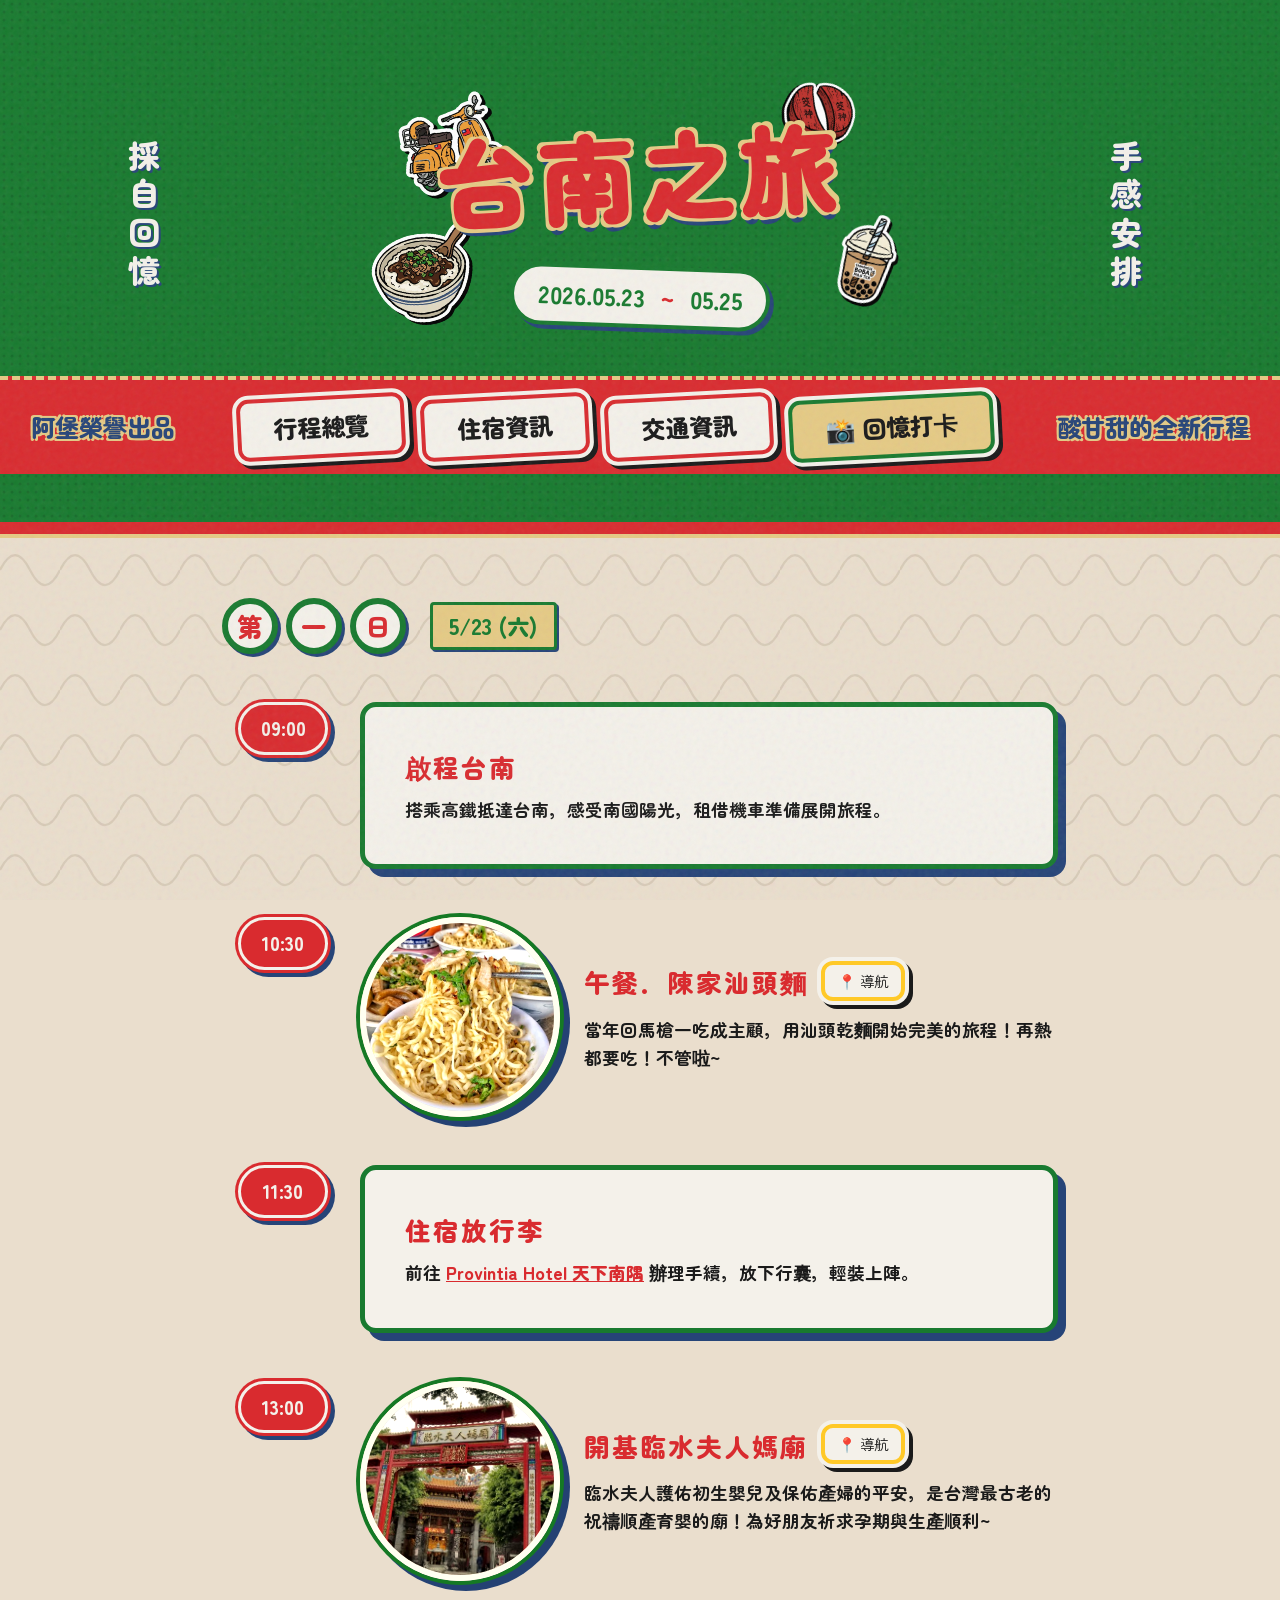
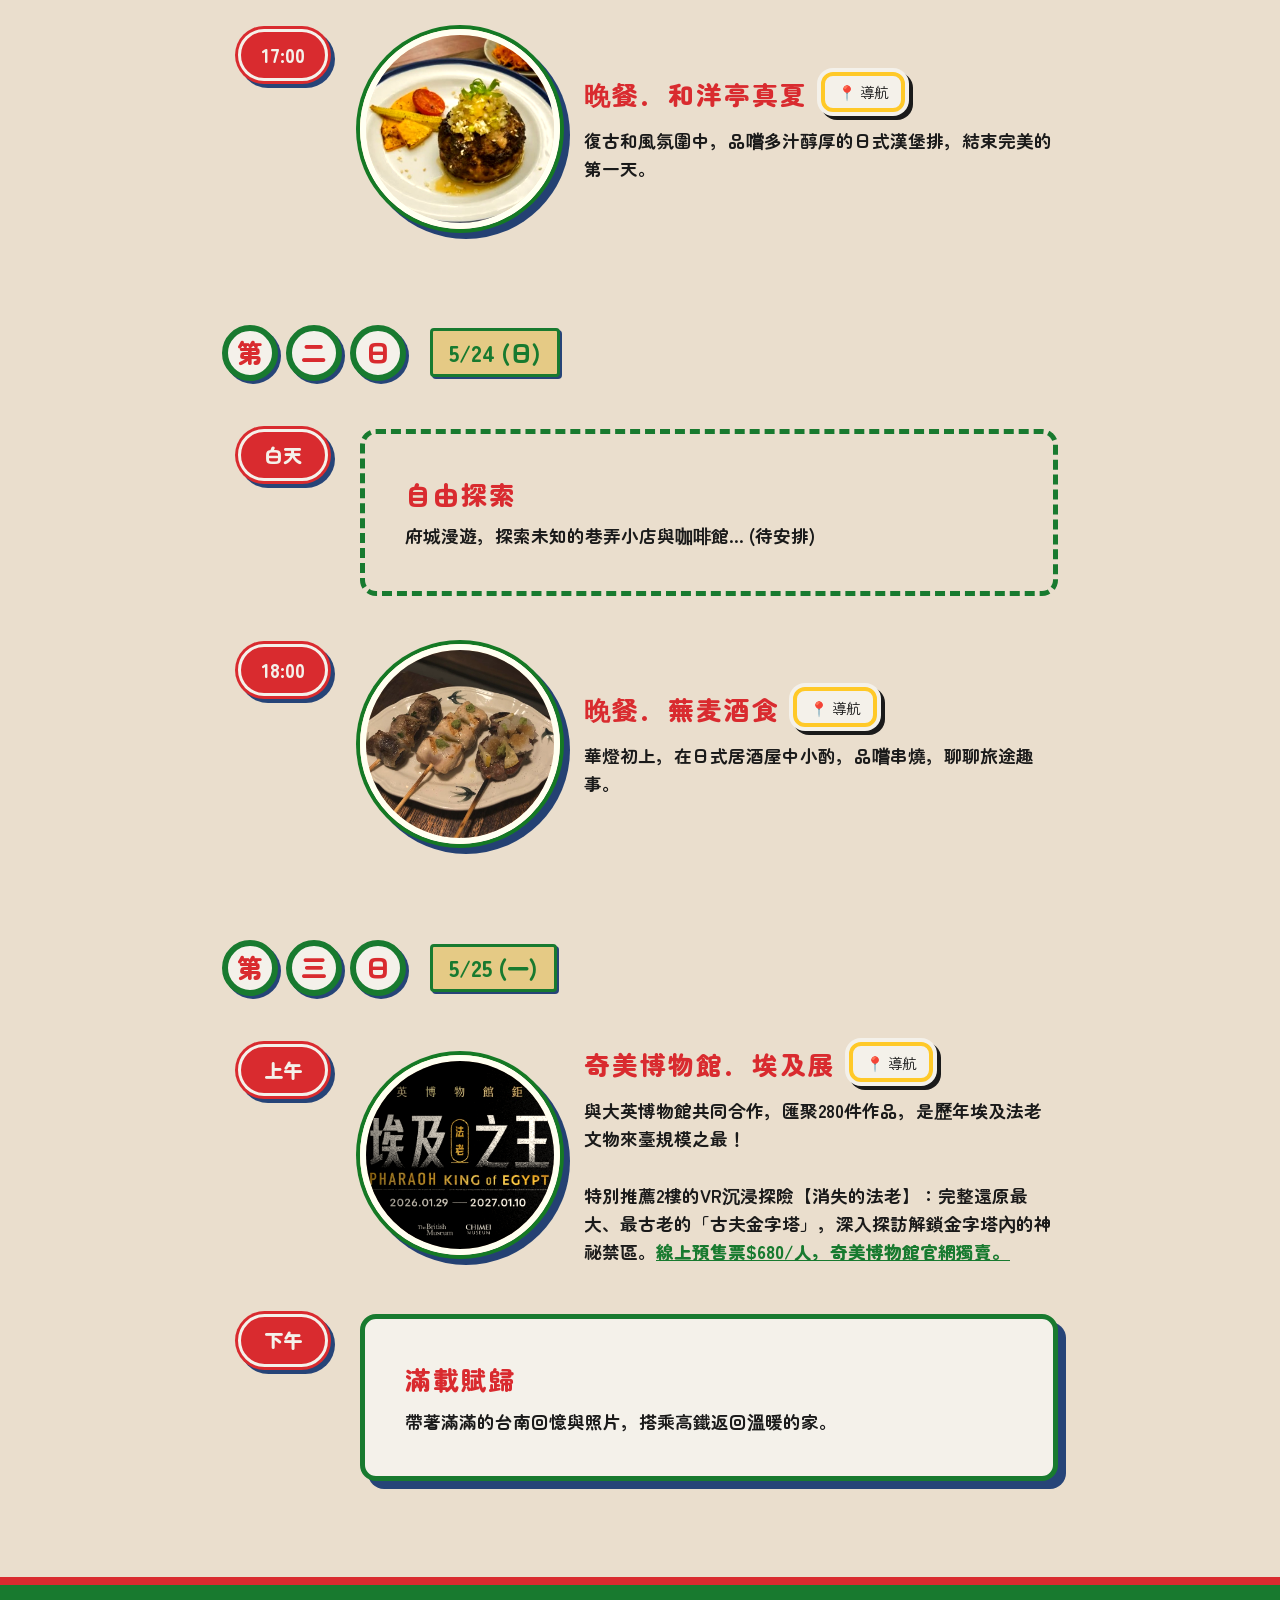
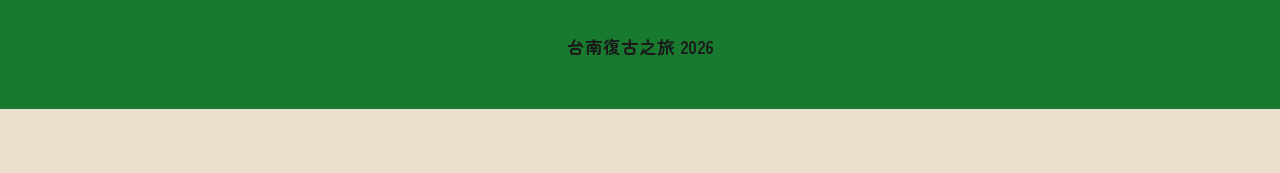
<file: index.html>
<!DOCTYPE html>
<html lang="zh-TW">
<head>
    <meta charset="UTF-8">
    <meta name="viewport" content="width=device-width, initial-scale=1.0">
    <title>台南柑仔蜜之旅 | 5/23 - 5/25</title>
    <link rel="preconnect" href="https://fonts.googleapis.com">
    <link rel="preconnect" href="https://fonts.gstatic.com" crossorigin>
    <!-- Use Zen Maru Gothic for the thick, rounded "Kamabit" look -->
    <link href="https://fonts.googleapis.com/css2?family=Zen+Maru+Gothic:wght@700;900&display=swap" rel="stylesheet">
    <link rel="stylesheet" href="styles.css">
</head>
<body>
    <div class="texture-overlay"></div>
    
    <header class="hero">
        <div class="hero-bg-texture"></div>
        
        <!-- Retro Stickers -->
        <img src="assets/icon_scooter.png" class="floating-sticker sticker-1" alt="機車">
        <img src="assets/icon_boba.png" class="floating-sticker sticker-2" alt="珍奶">
        <img src="assets/icon_wagui.png" class="floating-sticker sticker-3" alt="碗粿">
        <img src="assets/icon_bwabwei.png" class="floating-sticker sticker-4" alt="擲茭">
        
        <div class="hero-content">
            <h1 class="sticker-text">台南之旅</h1>
            <div class="date-badge">
                <span>2026.05.23</span>
                <span class="squiggle">~</span>
                <span>05.25</span>
            </div>
            <div class="vertical-text left">
                採<br>自<br>回<br>憶
            </div>
            <div class="vertical-text right">
                手<br>感<br>安<br>排
            </div>
        </div>
        <div class="hero-banner-bottom">
            <span>阿堡榮譽出品</span>
            <div style="display: flex; gap: 1rem;">
                <a href="#day1" class="btn-retro" style="text-decoration: none;">行程總覽</a>
                <a href="hotel.html" class="btn-retro" style="text-decoration: none;">住宿資訊</a>
                <a href="transport.html" class="btn-retro" style="text-decoration: none;">交通資訊</a>
                <a href="memories.html" class="btn-retro" style="text-decoration: none; background: var(--retro-yellow); border-color: var(--retro-green);">📸 回憶打卡</a>
            </div>
            <span>酸甘甜的全新行程</span>
        </div>
    </header>

    <main class="container">
        <!-- Day 1 -->
        <section class="day-section" id="day1">
            <div class="day-title-wrapper">
                <div class="circle-text">第</div>
                <div class="circle-text">一</div>
                <div class="circle-text">日</div>
                <span class="date-text">5/23 (六)</span>
            </div>
            
            <div class="timeline">
                
                <div class="timeline-item">
                    <div class="time-badge">09:00</div>
                    <div class="content card">
                        <div class="desc">
                            <h3>啟程台南</h3>
                            <p>搭乘高鐵抵達台南，感受南國陽光，租借機車準備展開旅程。</p>
                        </div>
                    </div>
                </div>

                <div class="timeline-item">
                    <div class="time-badge">10:30</div>
                    <div class="content flex-row">
                        <img src="assets/shantou_noodles.png" alt="陳家汕頭麵" class="retro-img" style="flex-shrink: 0;">
                        <div class="desc" style="width: 100%;">
                            <div style="display: flex; justify-content: flex-start; align-items: center; flex-wrap: wrap; gap: 0.8rem; margin-bottom: 0.8rem;">
                                <h3 style="margin-bottom: 0;">午餐．陳家汕頭麵</h3>
                                <a href="https://maps.app.goo.gl/DWfEkeedw8EDGriLA" target="_blank" class="btn-retro" style="padding: 0.3rem 0.8rem; font-size: 0.9rem; text-decoration: none; border-color: #ffc928; transform: translateY(-2px);">📍 導航</a>
                            </div>
                            <p>當年回馬槍一吃成主顧，用汕頭乾麵開始完美的旅程！再熱都要吃！不管啦~</p>
                        </div>
                    </div>
                </div>

                <div class="timeline-item">
                    <div class="time-badge">11:30</div>
                    <div class="content card flex-row">
                        <div class="desc">
                            <h3>住宿放行李</h3>
                            <p>前往 <a href="hotel.html" style="color: var(--retro-red); text-decoration: underline; font-weight: 900;">Provintia Hotel 天下南隅</a> 辦理手續，放下行囊，輕裝上陣。</p>
                        </div>
                    </div>
                </div>

                <div class="timeline-item">
                    <div class="time-badge">13:00</div>
                    <div class="content flex-row">
                        <img src="assets/lin_shui_temple.png" alt="開基臨水夫人媽廟" class="retro-img" style="flex-shrink: 0;">
                        <div class="desc" style="width: 100%;">
                            <div style="display: flex; justify-content: flex-start; align-items: center; flex-wrap: wrap; gap: 0.8rem; margin-bottom: 0.8rem;">
                                <h3 style="margin-bottom: 0;">開基臨水夫人媽廟</h3>
                                <a href="https://maps.google.com/?q=台南開基臨水夫人媽廟" target="_blank" class="btn-retro" style="padding: 0.3rem 0.8rem; font-size: 0.9rem; text-decoration: none; border-color: #ffc928; transform: translateY(-2px);">📍 導航</a>
                            </div>
                            <p>臨水夫人護佑初生嬰兒及保佑產婦的平安，是台灣最古老的祝禱順產育嬰的廟！為好朋友祈求孕期與生產順利~</p>
                        </div>
                    </div>
                </div>

                <div class="timeline-item">
                    <div class="time-badge">17:00</div>
                    <div class="content flex-row">
                        <img src="assets/hamburg_steak.png" alt="和洋亭真夏" class="retro-img" style="flex-shrink: 0;">
                        <div class="desc" style="width: 100%;">
                            <div style="display: flex; justify-content: flex-start; align-items: center; flex-wrap: wrap; gap: 0.8rem; margin-bottom: 0.8rem;">
                                <h3 style="margin-bottom: 0;">晚餐．和洋亭真夏</h3>
                                <a href="https://maps.google.com/?q=台南和洋亭真夏" target="_blank" class="btn-retro" style="padding: 0.3rem 0.8rem; font-size: 0.9rem; text-decoration: none; border-color: #ffc928; transform: translateY(-2px);">📍 導航</a>
                            </div>
                            <p>復古和風氛圍中，品嚐多汁醇厚的日式漢堡排，結束完美的第一天。</p>
                        </div>
                    </div>
                </div>

            </div>
        </section>

        <!-- Day 2 -->
        <section class="day-section">
            <div class="day-title-wrapper">
                <div class="circle-text">第</div>
                <div class="circle-text">二</div>
                <div class="circle-text">日</div>
                <span class="date-text">5/24 (日)</span>
            </div>
            <div class="timeline">
                <div class="timeline-item empty-state">
                    <div class="time-badge">白天</div>
                    <div class="content card dashed">
                        <div class="desc">
                            <h3>自由探索</h3>
                            <p>府城漫遊，探索未知的巷弄小店與咖啡館... (待安排)</p>
                        </div>
                    </div>
                </div>

                <div class="timeline-item">
                    <div class="time-badge">18:00</div>
                    <div class="content flex-row">
                        <img src="assets/izakaya.png" alt="居酒屋" class="retro-img" style="flex-shrink: 0;">
                        <div class="desc" style="width: 100%;">
                            <div style="display: flex; justify-content: flex-start; align-items: center; flex-wrap: wrap; gap: 0.8rem; margin-bottom: 0.8rem;">
                                <h3 style="margin-bottom: 0;">晚餐．蕪麦酒食</h3>
                                <a href="https://maps.google.com/?q=台南 蕪麦酒食" target="_blank" class="btn-retro" style="padding: 0.3rem 0.8rem; font-size: 0.9rem; text-decoration: none; border-color: #ffc928; transform: translateY(-2px);">📍 導航</a>
                            </div>
                            <p>華燈初上，在日式居酒屋中小酌，品嚐串燒，聊聊旅途趣事。</p>
                        </div>
                    </div>
                </div>
            </div>
        </section>

        <!-- Day 3 -->
        <section class="day-section">
            <div class="day-title-wrapper">
                <div class="circle-text">第</div>
                <div class="circle-text">三</div>
                <div class="circle-text">日</div>
                <span class="date-text">5/25 (一)</span>
            </div>
            <div class="timeline">
                <div class="timeline-item">
                    <div class="time-badge">上午</div>
                    <div class="content flex-row">
                        <img src="assets/chimei_egypt.png" alt="奇美博物館 埃及展" class="retro-img" style="flex-shrink: 0;">
                        <div class="desc" style="width: 100%;">
                            <div style="display: flex; justify-content: flex-start; align-items: center; flex-wrap: wrap; gap: 0.8rem; margin-bottom: 0.8rem;">
                                <h3 style="margin-bottom: 0;">奇美博物館．埃及展</h3>
                                <a href="https://maps.google.com/?q=奇美博物館" target="_blank" class="btn-retro" style="padding: 0.3rem 0.8rem; font-size: 0.9rem; text-decoration: none; border-color: #ffc928; transform: translateY(-2px);">📍 導航</a>
                            </div>
                            <p>與大英博物館共同合作，匯聚280件作品，是歷年埃及法老文物來臺規模之最！<br><br>特別推薦2樓的VR沉浸探險【消失的法老】：完整還原最大、最古老的「古夫金字塔」，深入探訪解鎖金字塔內的神祕禁區。<a href="https://chimeimuseum.fonticket.com/ticket/Online_VR" target="_blank" style="color: var(--retro-green); font-weight: 900;">線上預售票$680/人，奇美博物館官網獨賣。</a></p>
                        </div>
                    </div>
                </div>

                <div class="timeline-item">
                    <div class="time-badge">下午</div>
                    <div class="content card">
                        <div class="desc">
                            <h3>滿載賦歸</h3>
                            <p>帶著滿滿的台南回憶與照片，搭乘高鐵返回溫暖的家。</p>
                        </div>
                    </div>
                </div>
            </div>
        </section>
    </main>

    <footer>
        <p>台南復古之旅 2026</p>
    </footer>

</body>
</html>
</file>
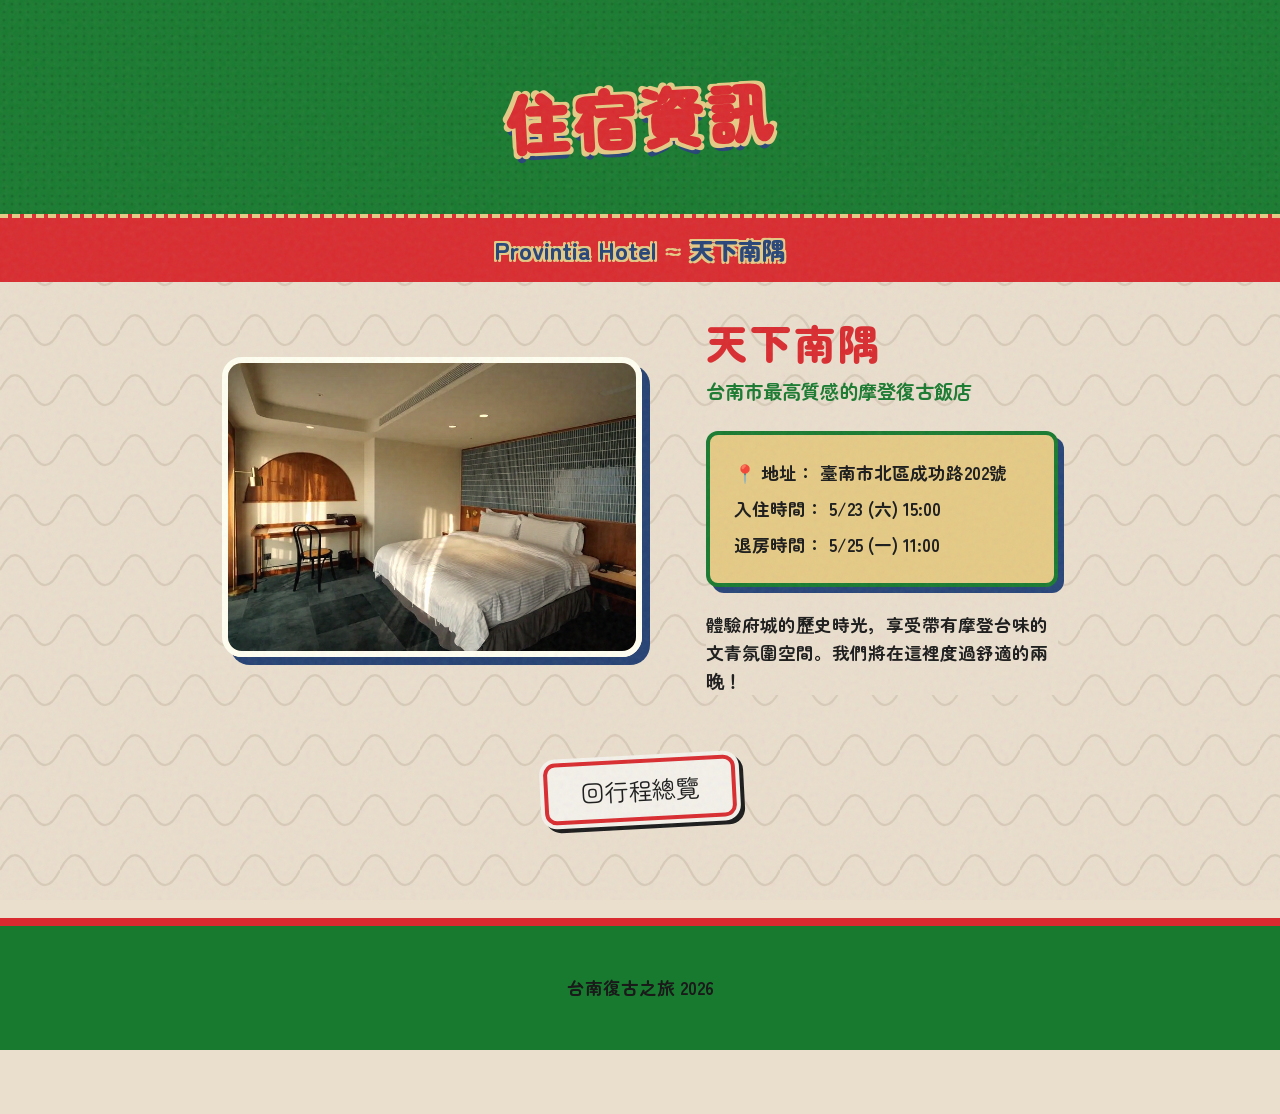
<file: hotel.html>
<!DOCTYPE html>
<html lang="zh-TW">
<head>
    <meta charset="UTF-8">
    <meta name="viewport" content="width=device-width, initial-scale=1.0">
    <title>住宿資訊 | 天下南隅</title>
    <link rel="preconnect" href="https://fonts.googleapis.com">
    <link rel="preconnect" href="https://fonts.gstatic.com" crossorigin>
    <link href="https://fonts.googleapis.com/css2?family=Zen+Maru+Gothic:wght@700;900&display=swap" rel="stylesheet">
    <link rel="stylesheet" href="styles.css">
</head>
<body>
    <div class="texture-overlay"></div>

    <header class="hero" style="height: 30vh; padding: 4rem 0 2rem 0; margin-bottom: 3rem;">
        <div class="hero-bg-texture"></div>
        <div class="hero-content">
            <h1 class="sticker-text" style="font-size: 4rem;">住宿資訊</h1>
        </div>
        <div class="hero-banner-bottom" style="flex-direction: row; gap: 0.6rem; justify-content: center; padding: 0.8rem 1.5rem;">
            <span>Provintia Hotel</span>
            <span class="squiggle">~</span>
            <span>天下南隅</span>
        </div>
    </header>

    <main class="container">
        <div class="flex-row mobile-col" style="margin: 0 auto; max-width: 900px; gap: 4rem; align-items: center;">
            <div style="flex-shrink: 0; display: flex; justify-content: center;">
                <img src="assets/hotel_provintia.png" alt="天下南隅" class="retro-img" style="border-radius: 20px; width: 420px; max-width: 90vw; height: auto; aspect-ratio: 7/5; box-shadow: 8px 8px 0 var(--retro-blue);">
            </div>
            
            <div style="display: flex; flex-direction: column; justify-content: center; gap: 1.5rem;">
                <div>
                    <h3 style="font-size: 2.6rem; line-height: 1.2; margin-bottom: 0.5rem; letter-spacing: 2px;">天下南隅</h3>
                    <p style="color: var(--retro-green); font-size: 1.2rem;">台南市最高質感的摩登復古飯店</p>
                </div>
                
                <div class="card" style="background-color: var(--retro-yellow); padding: 1.5rem; border: 4px solid var(--retro-green); border-radius: 12px; box-shadow: 6px 6px 0 var(--retro-blue);">
                    <p style="margin-bottom: 0.5rem; font-size: 1.1rem;"><strong>📍 地址：</strong> 臺南市北區成功路202號</p>
                    <p style="margin-bottom: 0.5rem; font-size: 1.1rem;"><strong>入住時間：</strong> 5/23 (六) 15:00</p>
                    <p style="font-size: 1.1rem;"><strong>退房時間：</strong> 5/25 (一) 11:00</p>
                </div>
                
                <p style="font-size: 1.1rem; font-weight: 700; color: var(--retro-black); background: var(--retro-bg);">
                    體驗府城的歷史時光，享受帶有摩登台味的文青氛圍空間。我們將在這裡度過舒適的兩晚！
                </p>
            </div>
        </div>
        
        <div style="text-align: center; margin-top: 4rem;">
            <a href="index.html" class="btn-retro" style="display: inline-block; text-decoration: none;">回行程總覽</a>
        </div>
    </main>

    <footer>
        <p>台南復古之旅 2026</p>
    </footer>

</body>
</html>
</file>
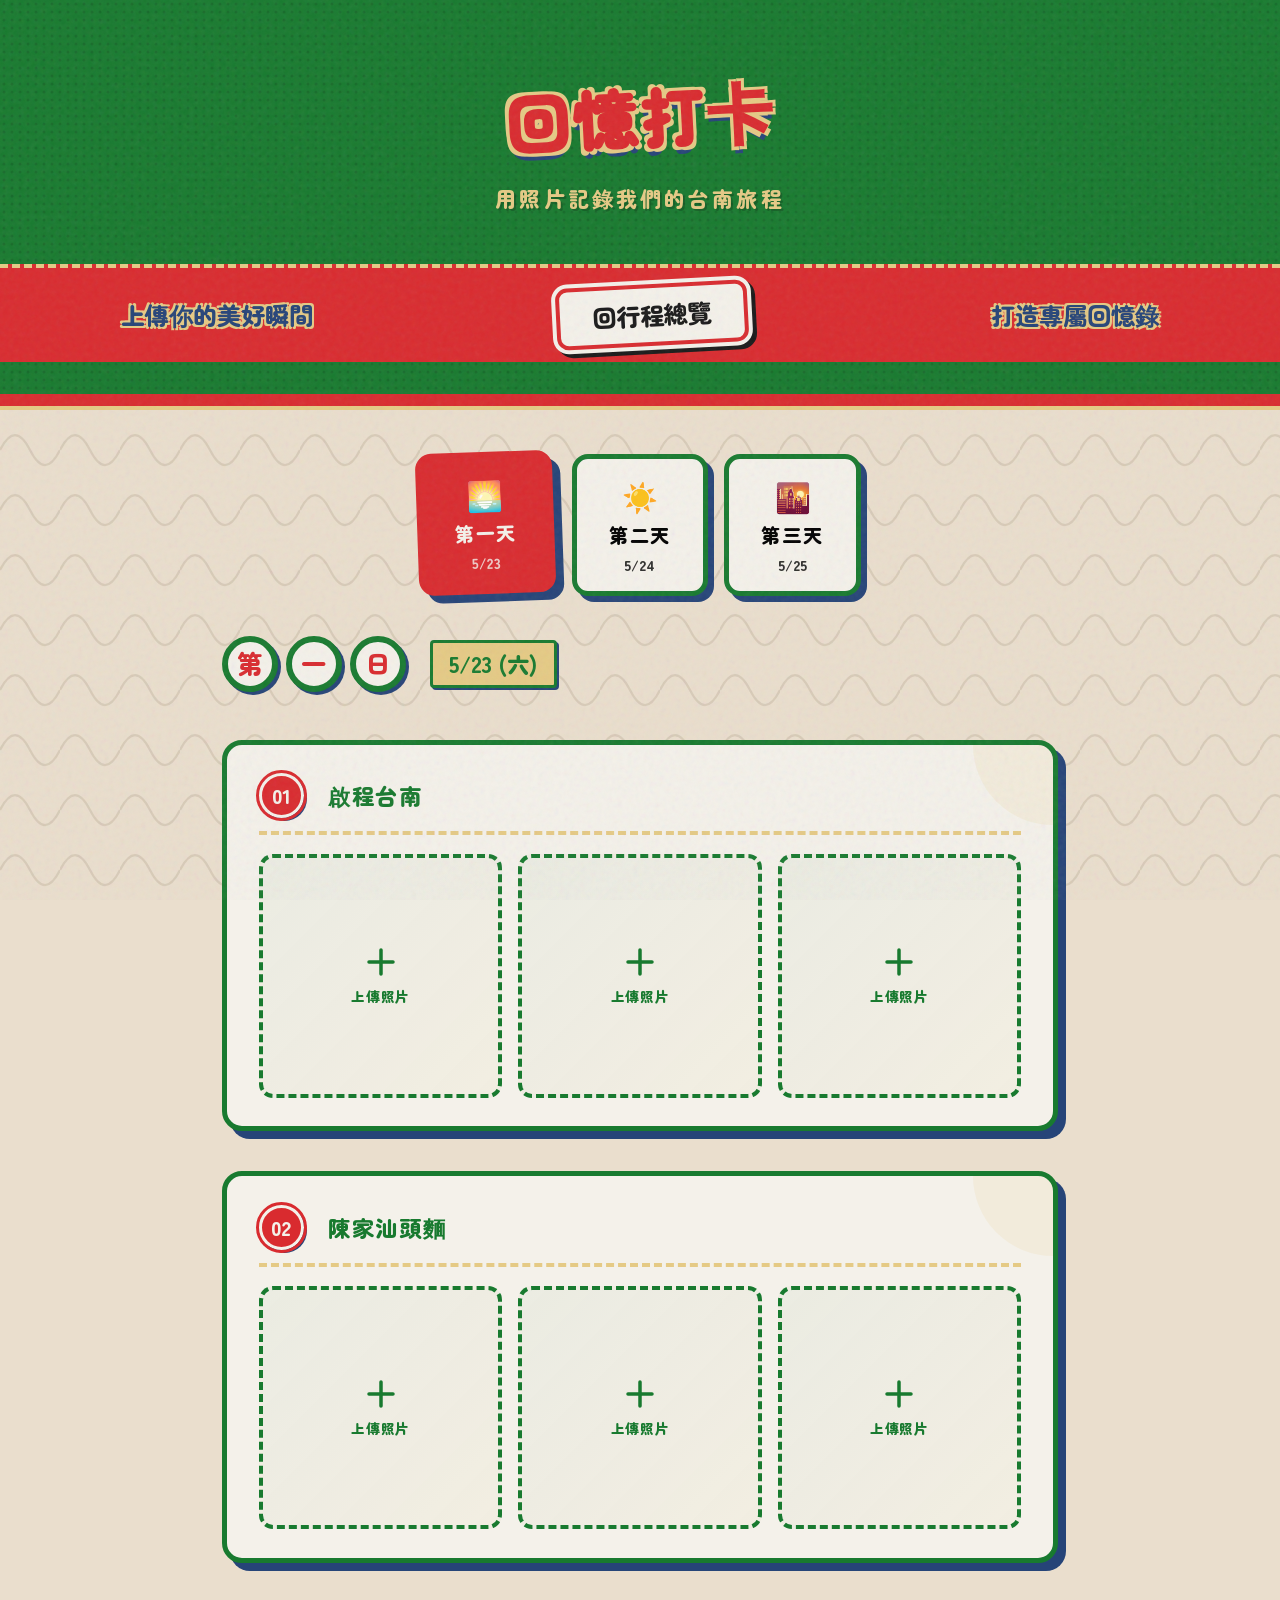
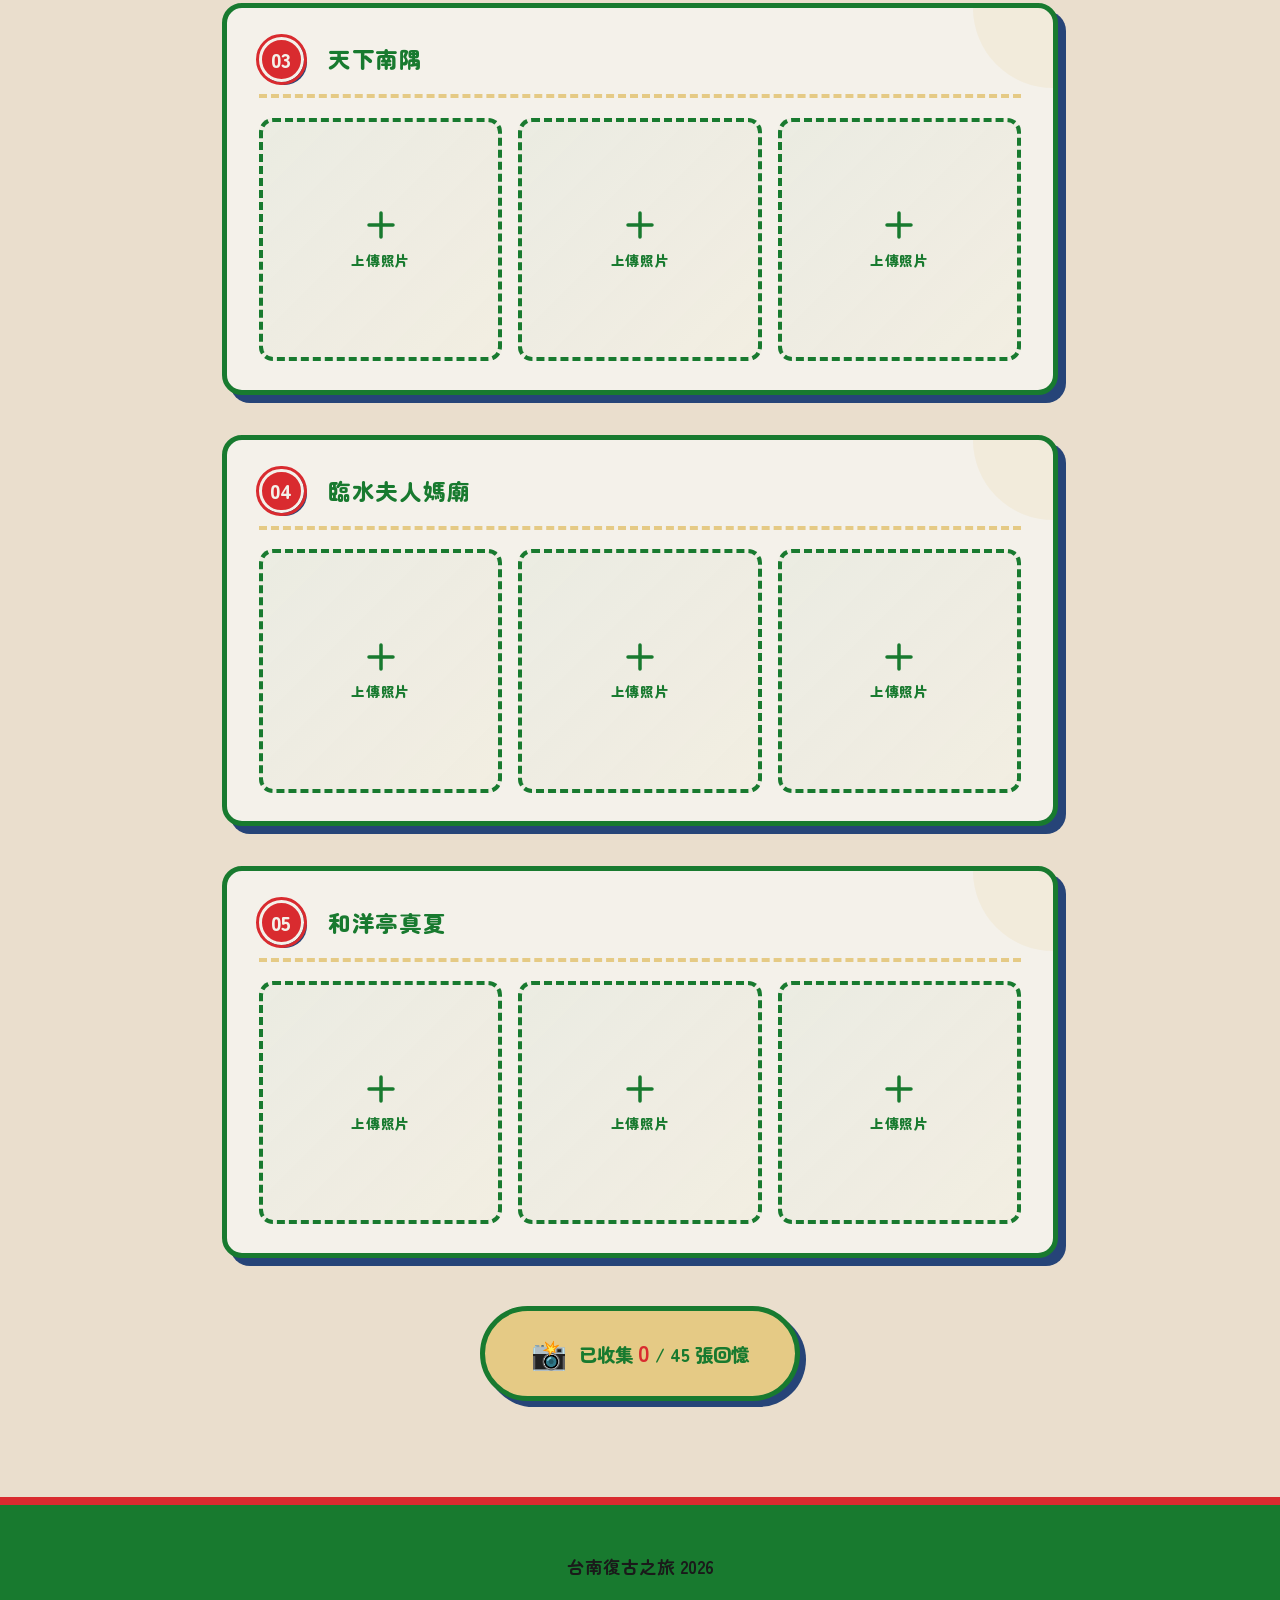
<file: memories.html>
<!DOCTYPE html>
<html lang="zh-TW">
<head>
    <meta charset="UTF-8">
    <meta name="viewport" content="width=device-width, initial-scale=1.0">
    <title>回憶打卡 | 台南柑仔蜜之旅</title>
    <link rel="preconnect" href="https://fonts.googleapis.com">
    <link rel="preconnect" href="https://fonts.gstatic.com" crossorigin>
    <link href="https://fonts.googleapis.com/css2?family=Zen+Maru+Gothic:wght@700;900&display=swap" rel="stylesheet">
    <link rel="stylesheet" href="styles.css">
    <link rel="stylesheet" href="memories.css">
</head>
<body>
    <div class="texture-overlay"></div>

    <header class="hero" style="height: auto; padding: 4rem 0 2rem 0; margin-bottom: 3rem;">
        <div class="hero-bg-texture"></div>
        <div class="hero-content">
            <h1 class="sticker-text" style="font-size: 4rem;">回憶打卡</h1>
            <p class="hero-subtitle">用照片記錄我們的台南旅程</p>
        </div>
        <div class="hero-banner-bottom">
            <span>上傳你的美好瞬間</span>
            <a href="index.html" class="btn-retro" style="text-decoration: none;">回行程總覽</a>
            <span>打造專屬回憶錄</span>
        </div>
    </header>

    <main class="container">
        <!-- Day Tabs -->
        <div class="day-tabs" id="dayTabs">
            <button class="day-tab active" data-day="1">
                <span class="tab-icon">🌅</span>
                <span class="tab-label">第一天</span>
                <span class="tab-date">5/23</span>
            </button>
            <button class="day-tab" data-day="2">
                <span class="tab-icon">☀️</span>
                <span class="tab-label">第二天</span>
                <span class="tab-date">5/24</span>
            </button>
            <button class="day-tab" data-day="3">
                <span class="tab-icon">🌇</span>
                <span class="tab-label">第三天</span>
                <span class="tab-date">5/25</span>
            </button>
        </div>

        <!-- Day 1 -->
        <div class="day-panel active" id="day1">
            <div class="day-header">
                <div class="day-title-wrapper">
                    <div class="circle-text">第</div>
                    <div class="circle-text">一</div>
                    <div class="circle-text">日</div>
                    <span class="date-text">5/23 (六)</span>
                </div>
            </div>
            <div class="memory-grid" id="grid-day1"></div>
        </div>

        <!-- Day 2 -->
        <div class="day-panel" id="day2">
            <div class="day-header">
                <div class="day-title-wrapper">
                    <div class="circle-text">第</div>
                    <div class="circle-text">二</div>
                    <div class="circle-text">日</div>
                    <span class="date-text">5/24 (日)</span>
                </div>
            </div>
            <div class="memory-grid" id="grid-day2"></div>
        </div>

        <!-- Day 3 -->
        <div class="day-panel" id="day3">
            <div class="day-header">
                <div class="day-title-wrapper">
                    <div class="circle-text">第</div>
                    <div class="circle-text">三</div>
                    <div class="circle-text">日</div>
                    <span class="date-text">5/25 (一)</span>
                </div>
            </div>
            <div class="memory-grid" id="grid-day3"></div>
        </div>

        <!-- Photo counter -->
        <div class="photo-counter" id="photoCounter">
            <span class="counter-icon">📸</span>
            <span class="counter-text">已收集 <strong id="totalPhotos">0</strong> / 45 張回憶</span>
        </div>
    </main>

    <!-- Backdrop for expanded photos -->
    <div class="photo-backdrop" id="photoBackdrop"></div>

    <footer>
        <p>台南復古之旅 2026</p>
    </footer>

    <script>
    (function() {
        const STORAGE_KEY = 'tainan_memories_v2';
        const TITLES_KEY = 'tainan_zone_titles';
        const PHOTOS_PER_ZONE = 3;

        // Zone config: day -> [zone names]
        const ZONE_CONFIG = {
            day1: ['啟程台南', '陳家汕頭麵', '天下南隅', '臨水夫人媽廟', '和洋亭真夏'],
            day2: ['自由探索', '巷弄探險', '午後時光', '街頭美食', '蕪麦酒食'],
            day3: ['奇美博物館', '埃及展', '午餐時光', '最後巡禮', '滿載賦歸']
        };

        // State: { "day1_z0_p0": "data:image/...", ... }
        let photoState = {};
        let titleState = {};

        // ========== Load State ==========
        function loadState() {
            try {
                const saved = localStorage.getItem(STORAGE_KEY);
                if (saved) photoState = JSON.parse(saved);
            } catch(e) { photoState = {}; }
            try {
                const saved = localStorage.getItem(TITLES_KEY);
                if (saved) titleState = JSON.parse(saved);
            } catch(e) { titleState = {}; }
        }

        function savePhotos() {
            try {
                localStorage.setItem(STORAGE_KEY, JSON.stringify(photoState));
            } catch(e) {
                console.warn('儲存空間已滿，無法儲存更多照片。');
            }
        }

        function saveTitles() {
            try {
                localStorage.setItem(TITLES_KEY, JSON.stringify(titleState));
            } catch(e) {}
        }

        // ========== Build UI ==========
        function buildAllGrids() {
            Object.keys(ZONE_CONFIG).forEach(dayKey => {
                const grid = document.getElementById('grid-' + dayKey);
                if (!grid) return;
                grid.innerHTML = '';
                ZONE_CONFIG[dayKey].forEach((zoneName, zoneIdx) => {
                    grid.appendChild(buildZone(dayKey, zoneIdx, zoneName));
                });
            });
        }

        function buildZone(dayKey, zoneIdx, defaultName) {
            const zoneId = dayKey + '_z' + zoneIdx;
            const zone = document.createElement('div');
            zone.className = 'memory-zone';
            zone.id = zoneId;

            // Header
            const header = document.createElement('div');
            header.className = 'zone-header';

            const num = document.createElement('span');
            num.className = 'zone-number';
            num.textContent = String(zoneIdx + 1).padStart(2, '0');

            const title = document.createElement('h3');
            title.className = 'zone-title';
            title.contentEditable = 'true';
            title.textContent = titleState[zoneId] || defaultName;
            title.addEventListener('blur', () => {
                titleState[zoneId] = title.textContent.trim() || defaultName;
                saveTitles();
            });

            header.appendChild(num);
            header.appendChild(title);
            zone.appendChild(header);

            // Photo slots
            const gallery = document.createElement('div');
            gallery.className = 'photo-slots';

            for (let i = 0; i < PHOTOS_PER_ZONE; i++) {
                gallery.appendChild(buildSlot(dayKey, zoneIdx, i));
            }

            zone.appendChild(gallery);
            return zone;
        }

        function buildSlot(dayKey, zoneIdx, photoIdx) {
            const key = dayKey + '_z' + zoneIdx + '_p' + photoIdx;
            const slot = document.createElement('div');
            slot.className = 'photo-slot';
            slot.id = 'slot-' + key;

            const existingPhoto = photoState[key];

            if (existingPhoto) {
                // Show photo with delete overlay
                renderFilledSlot(slot, key, existingPhoto);
            } else {
                // Show upload placeholder
                renderEmptySlot(slot, key);
            }

            return slot;
        }

        function renderEmptySlot(slot, key) {
            slot.innerHTML = '';
            slot.classList.remove('has-photo');
            slot.classList.add('empty');

            const label = document.createElement('label');
            label.className = 'slot-upload-label';

            const input = document.createElement('input');
            input.type = 'file';
            input.accept = 'image/*';
            input.className = 'file-input';
            input.addEventListener('change', function() {
                if (this.files && this.files[0]) {
                    handleUpload(this.files[0], key, slot);
                }
            });

            const icon = document.createElement('div');
            icon.className = 'slot-upload-icon';
            icon.innerHTML = `
                <svg width="36" height="36" viewBox="0 0 36 36" fill="none">
                    <path d="M18 6v24M6 18h24" stroke="currentColor" stroke-width="3.5" stroke-linecap="round"/>
                </svg>
            `;

            const text = document.createElement('span');
            text.className = 'slot-upload-text';
            text.textContent = '上傳照片';

            label.appendChild(input);
            label.appendChild(icon);
            label.appendChild(text);
            slot.appendChild(label);

            // Drag & drop
            slot.addEventListener('dragover', (e) => {
                e.preventDefault();
                slot.classList.add('drag-over');
            });
            slot.addEventListener('dragleave', () => {
                slot.classList.remove('drag-over');
            });
            slot.addEventListener('drop', (e) => {
                e.preventDefault();
                slot.classList.remove('drag-over');
                if (e.dataTransfer.files && e.dataTransfer.files[0]) {
                    handleUpload(e.dataTransfer.files[0], key, slot);
                }
            });
        }

        function renderFilledSlot(slot, key, src) {
            slot.innerHTML = '';
            slot.classList.remove('empty', 'drag-over');
            slot.classList.add('has-photo');

            const img = document.createElement('img');
            img.src = src;
            img.alt = '回憶照片';
            img.className = 'slot-photo';
            img.loading = 'lazy';
            img.addEventListener('click', (e) => {
                e.stopPropagation();
                toggleSelected(slot);
            });

            const overlay = document.createElement('div');
            overlay.className = 'slot-overlay';

            const deleteBtn = document.createElement('button');
            deleteBtn.className = 'slot-delete-btn';
            deleteBtn.innerHTML = `
                <svg width="20" height="20" viewBox="0 0 20 20" fill="none">
                    <path d="M4 6h12M8 6V4h4v2M6 6v10a1 1 0 001 1h6a1 1 0 001-1V6M9 9v5M11 9v5" stroke="currentColor" stroke-width="1.8" stroke-linecap="round" stroke-linejoin="round"/>
                </svg>
                <span>刪除</span>
            `;
            deleteBtn.addEventListener('click', (e) => {
                e.stopPropagation();
                // Animate out
                slot.classList.add('removing');
                setTimeout(() => {
                    delete photoState[key];
                    savePhotos();
                    updateCounter();
                    slot.classList.remove('removing');
                    renderEmptySlot(slot, key);
                }, 300);
            });

            overlay.appendChild(deleteBtn);
            slot.appendChild(img);
            slot.appendChild(overlay);
        }

        function handleUpload(file, key, slot) {
            if (!file.type.startsWith('image/')) return;

            const reader = new FileReader();
            reader.onload = function(e) {
                // Compress/resize to square before saving
                resizeToSquare(e.target.result, 800, (squareSrc) => {
                    photoState[key] = squareSrc;
                    savePhotos();
                    updateCounter();
                    // Animate in
                    slot.classList.add('uploading');
                    setTimeout(() => {
                        renderFilledSlot(slot, key, squareSrc);
                        slot.classList.remove('uploading');
                        slot.classList.add('just-uploaded');
                        setTimeout(() => slot.classList.remove('just-uploaded'), 600);
                    }, 200);
                });
            };
            reader.readAsDataURL(file);
        }

        // Crop & resize image to square
        function resizeToSquare(src, size, callback) {
            const img = new Image();
            img.onload = function() {
                const canvas = document.createElement('canvas');
                canvas.width = size;
                canvas.height = size;
                const ctx = canvas.getContext('2d');

                // Center crop to square
                const min = Math.min(img.width, img.height);
                const sx = (img.width - min) / 2;
                const sy = (img.height - min) / 2;

                ctx.drawImage(img, sx, sy, min, min, 0, 0, size, size);
                callback(canvas.toDataURL('image/jpeg', 0.85));
            };
            img.src = src;
        }

        // ========== Counter ==========
        function updateCounter() {
            let total = Object.keys(photoState).length;
            document.getElementById('totalPhotos').textContent = total;
        }

        // ========== Select/Deselect Toggle (show delete) ==========
        let currentSelected = null;

        function toggleSelected(slot) {
            if (slot.classList.contains('selected')) {
                deselectPhoto(slot);
            } else {
                // Deselect any other selected photo first
                if (currentSelected && currentSelected !== slot) {
                    deselectPhoto(currentSelected);
                }
                selectPhoto(slot);
            }
        }

        function selectPhoto(slot) {
            slot.classList.add('selected');
            currentSelected = slot;
        }

        function deselectPhoto(slot) {
            slot.classList.remove('selected');
            currentSelected = null;
        }

        // Click anywhere else to deselect
        document.addEventListener('click', () => {
            if (currentSelected) deselectPhoto(currentSelected);
        });

        // ========== Day Tab Switching ==========
        const tabs = document.querySelectorAll('.day-tab');
        const panels = document.querySelectorAll('.day-panel');

        tabs.forEach(tab => {
            tab.addEventListener('click', () => {
                const day = tab.dataset.day;
                tabs.forEach(t => t.classList.remove('active'));
                panels.forEach(p => p.classList.remove('active'));
                tab.classList.add('active');
                document.getElementById('day' + day).classList.add('active');
            });
        });

        // ========== Init ==========
        loadState();
        buildAllGrids();
        updateCounter();

    })();
    </script>
</body>
</html>
</file>
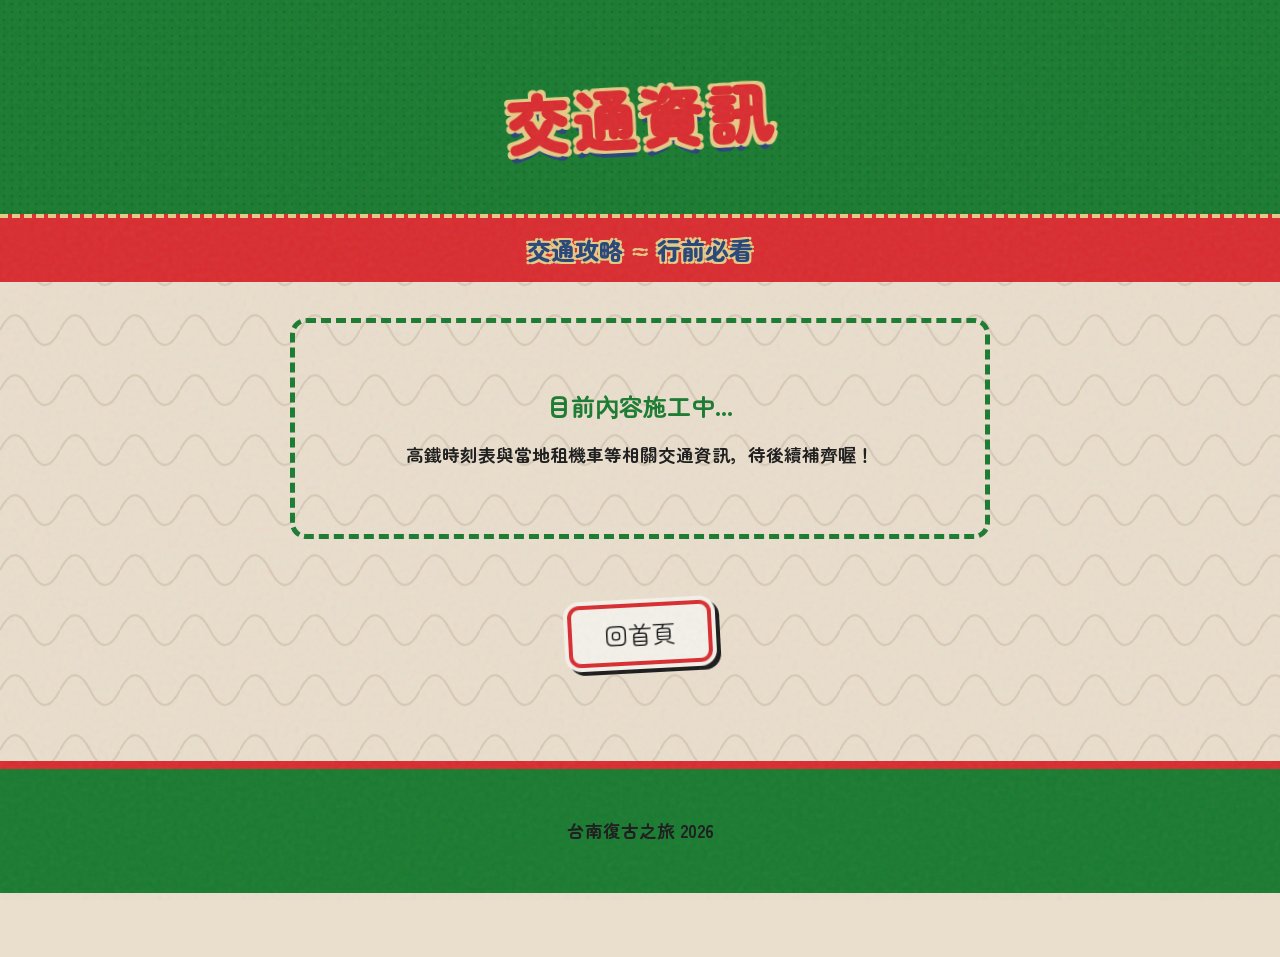
<file: transport.html>
<!DOCTYPE html>
<html lang="zh-TW">
<head>
    <meta charset="UTF-8">
    <meta name="viewport" content="width=device-width, initial-scale=1.0">
    <title>交通資訊 | 台南柑仔蜜之旅</title>
    <link rel="preconnect" href="https://fonts.googleapis.com">
    <link rel="preconnect" href="https://fonts.gstatic.com" crossorigin>
    <link href="https://fonts.googleapis.com/css2?family=Zen+Maru+Gothic:wght@700;900&display=swap" rel="stylesheet">
    <link rel="stylesheet" href="styles.css">
</head>
<body>
    <div class="texture-overlay"></div>

    <header class="hero" style="height: 30vh; padding: 4rem 0 2rem 0; margin-bottom: 3rem;">
        <div class="hero-bg-texture"></div>
        <div class="hero-content">
            <h1 class="sticker-text" style="font-size: 4rem;">交通資訊</h1>
        </div>
        <div class="hero-banner-bottom" style="flex-direction: row; gap: 0.6rem; justify-content: center; padding: 0.8rem 1.5rem;">
            <span>交通攻略</span>
            <span class="squiggle">~</span>
            <span>行前必看</span>
        </div>
    </header>

    <main class="container">
        <div class="card dashed" style="margin: 0 auto; max-width: 700px; padding: 4rem 2rem; text-align: center;">
            <p style="font-size: 1.5rem; color: var(--retro-green);">目前內容施工中...</p>
            <p style="margin-top: 1rem; color: var(--retro-text-muted);">高鐵時刻表與當地租機車等相關交通資訊，待後續補齊喔！</p>
        </div>
        
        <div style="text-align: center; margin-top: 4rem;">
            <a href="index.html" class="btn-retro" style="display: inline-block; text-decoration: none;">回首頁</a>
        </div>
    </main>

    <footer>
        <p>台南復古之旅 2026</p>
    </footer>

</body>
</html>
</file>
<file: styles.css>
:root {
    --retro-green: #187A2F;
    --retro-red: #D92B2F;
    --retro-yellow: #E5CA85;
    --retro-blue: #264478;
    --retro-bg: #EADECD;
    --retro-white: #F4F1EA;
    --retro-black: #1A1A1A;
    
    --font-main: 'Zen Maru Gothic', sans-serif;
}

* {
    box-sizing: border-box;
    margin: 0;
    padding: 0;
}

body {
    background-color: var(--retro-bg);
    color: var(--retro-black);
    font-family: var(--font-main);
    line-height: 1.6;
    position: relative;
    padding-bottom: 4rem;
    overflow-x: hidden;
}

/* Subtle background wave pattern simulation via SVG */
body::before {
    content: "";
    position: fixed;
    top: 0; left: 0; right: 0; bottom: 0;
    background-image: url('data:image/svg+xml;utf8,<svg width="40" height="40" viewBox="0 0 40 40" xmlns="http://www.w3.org/2000/svg"><path d="M0,20 Q10,0 20,20 T40,20" fill="none" stroke="%23D3C6B3" stroke-width="1.5"/></svg>');
    background-size: 60px 60px;
    opacity: 0.8;
    z-index: -2;
}

/* Global Grit/Noise Texture */
.texture-overlay {
    position: fixed;
    top: 0; left: 0; right: 0; bottom: 0;
    pointer-events: none;
    z-index: 100;
    background-image: url('data:image/svg+xml;utf8,<svg viewBox="0 0 200 200" xmlns="http://www.w3.org/2000/svg"><filter id="noise"><feTurbulence type="fractalNoise" baseFrequency="0.85" numOctaves="3" stitchTiles="stitch"/></filter><rect width="100%" height="100%" filter="url(%23noise)" opacity="0.08"/></svg>');
}

/* Typography styles */
.sticker-text {
    font-size: 6rem;
    color: var(--retro-red);
    font-weight: 900;
    letter-spacing: 0.05em;
    -webkit-text-stroke: 2px var(--retro-red);
    text-shadow: 
        -4px -4px 0 var(--retro-yellow),  
         4px -4px 0 var(--retro-yellow),
        -4px  4px 0 var(--retro-yellow),
         4px  4px 0 var(--retro-yellow),
         0px  8px 0 var(--retro-blue);
    margin: 0;
    transform: rotate(-3deg);
    display: inline-block;
}

h3 {
    color: var(--retro-red);
    font-size: 1.6rem;
    font-weight: 900;
    margin-bottom: 0.5rem;
    letter-spacing: 0.08em;
}

p {
    font-size: 1.1rem;
    font-weight: 700;
    color: var(--retro-black);
}

/* Hero Section */
.hero {
    background-color: var(--retro-green);
    position: relative;
    padding: 6rem 0 3rem 0;
    text-align: center;
    border-bottom: 12px solid var(--retro-red);
    box-shadow: 0 4px 0 var(--retro-yellow);
    margin-bottom: 4rem;
}

.hero-bg-texture {
    position: absolute;
    inset: 0;
    background-image: url('data:image/svg+xml;utf8,<svg width="8" height="8" viewBox="0 0 8 8" xmlns="http://www.w3.org/2000/svg"><circle cx="4" cy="4" r="1.5" fill="%23145d24"/></svg>');
    opacity: 0.5;
    z-index: 0;
}

.hero-content {
    position: relative;
    z-index: 1;
    display: flex;
    flex-direction: column;
    align-items: center;
    justify-content: center;
}

.date-badge {
    margin-top: 1rem;
    background-color: var(--retro-white);
    color: var(--retro-green);
    padding: 0.5rem 1.5rem;
    font-size: 1.5rem;
    font-weight: 900;
    border: 4px solid var(--retro-green);
    border-radius: 50px;
    display: inline-flex;
    align-items: center;
    gap: 1rem;
    transform: rotate(2deg);
    box-shadow: 4px 4px 0 var(--retro-blue);
}

.squiggle {
    color: var(--retro-red);
}

.vertical-text {
    position: absolute;
    top: 50%;
    transform: translateY(-50%);
    color: var(--retro-white);
    font-size: 2rem;
    font-weight: 900;
    line-height: 1.2;
    letter-spacing: 0.3em;
    text-shadow: 2px 2px 0 var(--retro-blue);
}

.vertical-text.left {
    left: 10%;
}

.vertical-text.right {
    right: 10%;
}

/* Floating Stickers */
.floating-sticker {
    position: absolute;
    width: 120px;
    height: 120px;
    object-fit: cover;
    z-index: 0; /* Place behind or near text without blocking if stacked */
    transition: transform 0.3s cubic-bezier(0.175, 0.885, 0.32, 1.275);
}

.floating-sticker:hover {
    transform: scale(1.1) rotate(5deg) !important;
}

/* Cluster around the center title */
.sticker-1 { top: 15%; left: 30%; transform: rotate(-10deg); width: 140px; height: 140px; }
.sticker-2 { bottom: 40%; right: 28%; width: 110px; height: 110px; transform: rotate(15deg); }
.sticker-3 { bottom: 35%; left: 28%; width: 130px; height: 130px; transform: rotate(-8deg); }
.sticker-4 { top: 12%; right: 32%; width: 100px; height: 100px; transform: rotate(25deg); }

.hero-banner-bottom {
    position: relative;
    z-index: 1;
    background-color: var(--retro-red);
    color: var(--retro-blue);
    padding: 1rem 0;
    margin-top: 3rem;
    display: flex;
    justify-content: space-around;
    align-items: center;
    font-size: 1.5rem;
    font-weight: 900;
    text-shadow: 
        -2px -2px 0 var(--retro-yellow),  
         2px -2px 0 var(--retro-yellow),
        -2px  2px 0 var(--retro-yellow),
         2px  2px 0 var(--retro-yellow);
    border-top: 4px dashed var(--retro-yellow);
}

.btn-retro {
    background-color: var(--retro-white);
    color: var(--retro-black);
    text-shadow: none;
    border: 4px solid var(--retro-red);
    padding: 0.5rem 2rem;
    border-radius: 12px;
    box-shadow: 0 0 0 4px var(--retro-white), 4px 4px 0 4px var(--retro-black);
    font-size: 1.5rem;
    transform: rotate(-3deg);
    cursor: pointer;
    transition: transform 0.1s;
}

.btn-retro:active {
    transform: rotate(-3deg) translateY(4px);
    box-shadow: 0 0 0 4px var(--retro-white), 0px 0px 0 4px var(--retro-black);
}

/* Main Container */
.container {
    max-width: 900px;
    margin: 0 auto;
    padding: 0 2rem;
}

.day-section {
    margin-top: 6rem;
}

.day-section:first-of-type {
    margin-top: 2rem;
}

/* Day Titles */
.day-title-wrapper {
    display: flex;
    align-items: center;
    gap: 0.5rem;
    margin-bottom: 3rem;
}

.circle-text {
    width: 3.5rem;
    height: 3.5rem;
    background-color: var(--retro-white);
    color: var(--retro-red);
    border: 6px solid var(--retro-green);
    border-radius: 50%;
    display: flex;
    align-items: center;
    justify-content: center;
    font-size: 1.6rem;
    font-weight: 900;
    box-shadow: 3px 3px 0 var(--retro-blue);
}

.date-text {
    font-size: 1.4rem;
    font-weight: 900;
    color: var(--retro-green);
    margin-left: 1rem;
    background: var(--retro-yellow);
    padding: 0.2rem 1rem;
    border-radius: 4px;
    border: 3px solid var(--retro-green);
    box-shadow: 2px 2px 0 var(--retro-blue);
}

/* Timeline */
.timeline {
    display: flex;
    flex-direction: column;
    gap: 3rem;
    position: relative;
    padding-left: 1rem;
}

.timeline::before {
    display: none;
}

.timeline-item {
    display: flex;
    gap: 2rem;
    align-items: flex-start;
}

.time-badge {
    background-color: var(--retro-red);
    color: var(--retro-white);
    padding: 0.5rem 1rem;
    font-size: 1.2rem;
    font-weight: 900;
    border: 3px solid var(--retro-white);
    border-radius: 30px;
    box-shadow: 0 0 0 3px var(--retro-red), 4px 4px 0 3px var(--retro-blue);
    flex-shrink: 0;
    min-width: 90px;
    text-align: center;
    z-index: 2;
}

/* Card Style */
.card {
    background-color: var(--retro-white);
    border: 5px solid var(--retro-green);
    border-radius: 16px;
    padding: 2.5rem;
    width: 100%;
    box-shadow: 8px 8px 0 var(--retro-blue);
    position: relative;
    transition: transform 0.2s;
}

.card:hover {
    transform: translate(-2px, -2px);
    box-shadow: 10px 10px 0 var(--retro-blue);
}

/* Inner dashed border removed per user request */

.card.dashed {
    background-color: transparent;
    border: 5px dashed var(--retro-green);
    box-shadow: none;
}
.card.dashed::after { display: none; }

.flex-row {
    display: flex;
    gap: 1.5rem;
    align-items: center;
}

.flex-row.reverse {
    flex-direction: row-reverse;
}

.retro-img {
    width: 200px;
    height: 200px;
    object-fit: cover;
    border-radius: 50%;
    border: 6px solid var(--retro-white);
    box-shadow: 0 0 0 4px var(--retro-green), 6px 6px 0 4px var(--retro-blue);
    flex-shrink: 0;
    filter: sepia(0.2) contrast(1.1) saturate(1.2);
}

.desc {
    flex-grow: 1;
    z-index: 2;
    position: relative;
    padding: 0;
    border-radius: 8px;
}

/* Footer */
footer {
    text-align: center;
    margin-top: 6rem;
    padding: 3rem 0;
    background-color: var(--retro-green);
    color: var(--retro-white);
    font-size: 1.5rem;
    font-weight: 900;
    border-top: 8px solid var(--retro-red);
}

/* Navigation */
.retro-nav {
    position: absolute;
    top: 1.5rem;
    right: 1.5rem;
    z-index: 1000;
    display: flex;
    gap: 1rem;
}

.nav-btn {
    background-color: var(--retro-white);
    color: var(--retro-black);
    text-decoration: none;
    font-weight: 900;
    padding: 0.5rem 1rem;
    border: 4px solid var(--retro-green);
    border-radius: 10px;
    box-shadow: 4px 4px 0 var(--retro-blue);
    font-size: 1.2rem;
    transition: transform 0.1s;
}
.nav-btn:hover {
    transform: translate(-3px, -3px);
    box-shadow: 7px 7px 0 var(--retro-blue);
}
.nav-btn.active {
    background-color: var(--retro-red);
    color: var(--retro-white);
}

/* Responsive */
@media (max-width: 768px) {
    .container {
        padding: 0 1.5rem;
    }
    
    .card {
        padding: 1.8rem !important;
        box-shadow: 6px 6px 0 var(--retro-blue) !important;
    }
    
    .retro-img {
        width: 160px !important;
        height: 160px !important;
    }
    
    h3 {
        font-size: 1.4rem !important;
        margin-bottom: 0.5rem !important;
    }
    
    .timeline-content p {
        font-size: 1rem !important;
        line-height: 1.6 !important;
    }
    
    .circle {
        width: 42px !important;
        height: 42px !important;
        font-size: 1.4rem !important;
        border-width: 4px !important;
    }
    
    .date-square {
        font-size: 1.1rem !important;
        padding: 0.5rem 1rem !important;
    }
    
    .hero-content h1 {
        font-size: 3.2rem;
    }
    
    .retro-nav {
        position: static;
        justify-content: center;
        background-color: var(--retro-green);
        padding-top: 1rem;
    }
    .mobile-col {
        flex-direction: column !important;
        align-items: center !important;
    }

    .sticker-text {
        font-size: 3.5rem;
    }
    
    .vertical-text {
        display: none;
    }
    
    .hero-banner-bottom {
        font-size: 1rem;
        flex-direction: column;
        gap: 1rem;
    }
    
    .hero-banner-bottom > div {
        gap: 0.5rem !important;
    }
    
    .btn-retro {
        padding: 0.5rem 0.6rem;
        font-size: 1rem;
        white-space: nowrap;
    }
    
    .floating-sticker {
        /* display: none; */
    }
    
    .sticker-1 { width: 70px; height: 70px; top: 15%; left: 2%; }
    .sticker-2 { width: 60px; height: 60px; top: 50%; right: 5%; }
    .sticker-3 { width: 70px; height: 70px; top: 48%; left: 5%; }
    .sticker-4 { width: 50px; height: 50px; top: 18%; right: 5%; }
    
    .timeline::before {
        left: 2rem;
    }
    
    .timeline-item {
        flex-direction: column;
        gap: 1rem;
    }
    
    .flex-row, .flex-row.reverse {
        flex-direction: column;
    }
    
    .retro-img {
        width: 150px;
        height: 150px;
    }
}
</file>
<file: memories.css>
/* ========== Memories Page Styles ========== */

.hero-subtitle {
    color: var(--retro-yellow);
    font-size: 1.3rem;
    font-weight: 900;
    margin-top: 1rem;
    letter-spacing: 0.15em;
    position: relative;
    z-index: 1;
    text-shadow: 2px 2px 0 rgba(0, 0, 0, 0.2);
}

/* ========== Day Tabs ========== */
.day-tabs {
    display: flex;
    justify-content: center;
    gap: 1rem;
    margin-bottom: 2.5rem;
    flex-wrap: wrap;
}

.day-tab {
    display: flex;
    flex-direction: column;
    align-items: center;
    gap: 0.3rem;
    padding: 1rem 2rem;
    background: var(--retro-white);
    border: 5px solid var(--retro-green);
    border-radius: 16px;
    cursor: pointer;
    font-family: var(--font-main);
    font-weight: 900;
    box-shadow: 6px 6px 0 var(--retro-blue);
    transition: all 0.2s cubic-bezier(0.175, 0.885, 0.32, 1.275);
    position: relative;
    overflow: hidden;
}

.day-tab::before {
    content: '';
    position: absolute;
    inset: 0;
    background: linear-gradient(135deg, transparent 40%, rgba(229, 202, 133, 0.3));
    opacity: 0;
    transition: opacity 0.3s;
}

.day-tab:hover {
    transform: translate(-3px, -3px);
    box-shadow: 9px 9px 0 var(--retro-blue);
}

.day-tab:hover::before {
    opacity: 1;
}

.day-tab.active {
    background: var(--retro-red);
    color: var(--retro-white);
    border-color: var(--retro-red);
    transform: translate(-2px, -2px) rotate(-2deg);
    box-shadow: 8px 8px 0 var(--retro-blue);
}

.tab-icon {
    font-size: 1.8rem;
    position: relative;
    z-index: 1;
}

.tab-label {
    font-size: 1.2rem;
    letter-spacing: 0.1em;
    position: relative;
    z-index: 1;
}

.tab-date {
    font-size: 0.9rem;
    opacity: 0.8;
    position: relative;
    z-index: 1;
}

/* ========== Day Panels ========== */
.day-panel {
    display: none;
    animation: panelSlideIn 0.4s ease-out;
}

.day-panel.active {
    display: block;
}

@keyframes panelSlideIn {
    from {
        opacity: 0;
        transform: translateY(20px);
    }
    to {
        opacity: 1;
        transform: translateY(0);
    }
}

.day-header {
    margin-bottom: 2rem;
}

/* ========== Memory Grid ========== */
.memory-grid {
    display: flex;
    flex-direction: column;
    gap: 2.5rem;
}

.memory-zone {
    background: var(--retro-white);
    border: 5px solid var(--retro-green);
    border-radius: 20px;
    padding: 1.8rem 2rem;
    box-shadow: 8px 8px 0 var(--retro-blue);
    position: relative;
    overflow: hidden;
    transition: transform 0.2s;
}

.memory-zone::before {
    content: '';
    position: absolute;
    top: 0;
    right: 0;
    width: 80px;
    height: 80px;
    background: var(--retro-yellow);
    opacity: 0.15;
    border-radius: 0 0 0 100%;
}

.memory-zone:hover {
    transform: translate(-2px, -2px);
    box-shadow: 10px 10px 0 var(--retro-blue);
}

/* ========== Zone Header ========== */
.zone-header {
    display: flex;
    align-items: center;
    gap: 1rem;
    margin-bottom: 1.2rem;
    padding-bottom: 0.8rem;
    border-bottom: 4px dashed var(--retro-yellow);
}

.zone-number {
    background: var(--retro-red);
    color: var(--retro-white);
    font-size: 1.3rem;
    font-weight: 900;
    width: 2.8rem;
    height: 2.8rem;
    display: flex;
    align-items: center;
    justify-content: center;
    border-radius: 50%;
    flex-shrink: 0;
    box-shadow: 3px 3px 0 var(--retro-blue);
    border: 3px solid var(--retro-white);
    outline: 3px solid var(--retro-red);
}

.zone-title {
    color: var(--retro-green) !important;
    font-size: 1.4rem !important;
    margin-bottom: 0 !important;
    cursor: text;
    padding: 0.2rem 0.5rem;
    border-radius: 6px;
    transition: background 0.2s;
    outline: none;
    min-width: 100px;
}

.zone-title:focus {
    background: var(--retro-yellow);
    box-shadow: 0 0 0 3px var(--retro-green);
}

/* ========== Photo Slots (3 per zone) ========== */
.photo-slots {
    display: grid;
    grid-template-columns: repeat(3, 1fr);
    gap: 1rem;
}

/* ========== Single Photo Slot ========== */
.photo-slot {
    position: relative;
    width: 100%;
    aspect-ratio: 1 / 1;
    border-radius: 14px;
    overflow: hidden;
    transition: all 0.3s cubic-bezier(0.175, 0.885, 0.32, 1.275);
}

/* Empty slot */
.photo-slot.empty {
    border: 4px dashed var(--retro-green);
    background: linear-gradient(135deg, rgba(24, 122, 47, 0.04), rgba(229, 202, 133, 0.08));
}

.photo-slot.empty:hover {
    border-color: var(--retro-red);
    background: linear-gradient(135deg, rgba(217, 43, 47, 0.04), rgba(229, 202, 133, 0.12));
    transform: scale(1.03);
}

.photo-slot.drag-over {
    border-color: var(--retro-red) !important;
    background: rgba(217, 43, 47, 0.08) !important;
    transform: scale(1.05);
    box-shadow: 0 0 0 4px rgba(217, 43, 47, 0.15);
}

/* Upload label inside empty slot */
.slot-upload-label {
    display: flex;
    flex-direction: column;
    align-items: center;
    justify-content: center;
    gap: 0.4rem;
    width: 100%;
    height: 100%;
    cursor: pointer;
    padding: 1rem;
}

.file-input {
    display: none;
}

.slot-upload-icon {
    color: var(--retro-green);
    transition: transform 0.3s, color 0.3s;
    display: flex;
    align-items: center;
    justify-content: center;
}

.photo-slot.empty:hover .slot-upload-icon {
    color: var(--retro-red);
    transform: scale(1.15) rotate(90deg);
}

.slot-upload-text {
    font-family: var(--font-main);
    font-weight: 900;
    font-size: 0.85rem;
    color: var(--retro-green);
    text-align: center;
    letter-spacing: 0.05em;
}

.photo-slot.empty:hover .slot-upload-text {
    color: var(--retro-red);
}

/* ========== Filled Slot (has photo) ========== */
.photo-slot.has-photo {
    border: 4px solid var(--retro-white);
    box-shadow: 0 0 0 3px var(--retro-green), 5px 5px 0 3px var(--retro-blue);
    cursor: pointer;
}

.photo-slot.has-photo:hover {
    transform: scale(1.04) rotate(1deg);
    box-shadow: 0 0 0 3px var(--retro-red), 7px 7px 0 3px var(--retro-blue);
    z-index: 5;
}

.slot-photo {
    width: 100%;
    height: 100%;
    object-fit: cover;
    display: block;
    filter: sepia(0.08) contrast(1.05) saturate(1.1);
    transition: filter 0.3s;
}

.photo-slot.has-photo:hover .slot-photo {
    filter: sepia(0) contrast(1.1) saturate(1.2);
}

/* ========== Overlay with Delete Button ========== */
.slot-overlay {
    position: absolute;
    inset: 0;
    background: rgba(26, 26, 26, 0.6);
    display: flex;
    align-items: center;
    justify-content: center;
    opacity: 0;
    pointer-events: none;
    transition: opacity 0.25s ease;
    z-index: 10;
}

.photo-slot.has-photo.selected .slot-overlay {
    opacity: 1;
    pointer-events: all;
}

.slot-delete-btn {
    display: flex;
    align-items: center;
    gap: 0.5rem;
    padding: 0.7rem 1.4rem;
    background: var(--retro-red);
    color: var(--retro-white);
    border: 4px solid var(--retro-white);
    border-radius: 30px;
    font-family: var(--font-main);
    font-weight: 900;
    font-size: 1rem;
    cursor: pointer;
    transition: all 0.2s cubic-bezier(0.175, 0.885, 0.32, 1.275);
    box-shadow: 0 4px 15px rgba(0,0,0,0.4);
    line-height: 1;
    animation: deleteBtnPop 0.3s cubic-bezier(0.175, 0.885, 0.32, 1.275);
}

@keyframes deleteBtnPop {
    from { transform: scale(0.5); opacity: 0; }
    to { transform: scale(1); opacity: 1; }
}

.slot-delete-btn:hover {
    background: #ff4444;
    transform: scale(1.1);
}

.slot-delete-btn svg {
    flex-shrink: 0;
}

/* ========== Animations ========== */
.photo-slot.uploading {
    opacity: 0.5;
    transform: scale(0.95);
}

.photo-slot.just-uploaded {
    animation: slotPopIn 0.5s cubic-bezier(0.175, 0.885, 0.32, 1.275);
}

@keyframes slotPopIn {
    0% { transform: scale(0.7) rotate(-8deg); opacity: 0.3; }
    60% { transform: scale(1.06) rotate(2deg); }
    100% { transform: scale(1) rotate(0deg); opacity: 1; }
}

.photo-slot.removing {
    animation: slotRemove 0.3s ease forwards;
}

@keyframes slotRemove {
    to {
        transform: scale(0.6) rotate(8deg);
        opacity: 0;
    }
}

/* ========== Photo Counter ========== */
.photo-counter {
    display: flex;
    align-items: center;
    justify-content: center;
    gap: 0.8rem;
    margin-top: 3rem;
    padding: 1.2rem 2.5rem;
    background: var(--retro-yellow);
    border: 5px solid var(--retro-green);
    border-radius: 50px;
    box-shadow: 6px 6px 0 var(--retro-blue);
    max-width: 320px;
    margin-left: auto;
    margin-right: auto;
}

.counter-icon {
    font-size: 1.8rem;
    animation: counterBounce 2s ease-in-out infinite;
}

@keyframes counterBounce {
    0%, 100% { transform: translateY(0); }
    50% { transform: translateY(-4px); }
}

.counter-text {
    font-size: 1.15rem;
    font-weight: 900;
    color: var(--retro-green);
}

.counter-text strong {
    color: var(--retro-red);
    font-size: 1.4rem;
}




/* ========== Responsive ========== */
@media (max-width: 768px) {
    .day-tabs {
        gap: 0.6rem;
    }

    .day-tab {
        padding: 0.8rem 1.2rem;
        border-width: 4px;
        box-shadow: 4px 4px 0 var(--retro-blue);
    }

    .tab-icon {
        font-size: 1.4rem;
    }

    .tab-label {
        font-size: 1rem;
    }

    .memory-zone {
        padding: 1.3rem 1.2rem;
        border-width: 4px;
        box-shadow: 6px 6px 0 var(--retro-blue);
        border-radius: 16px;
    }

    .photo-slots {
        grid-template-columns: 1fr;
        gap: 0.7rem;
    }

    .photo-slot.has-photo {
        border-width: 3px;
        box-shadow: 0 0 0 2px var(--retro-green), 4px 4px 0 2px var(--retro-blue);
    }

    .zone-header {
        gap: 0.7rem;
    }

    .zone-number {
        width: 2.3rem;
        height: 2.3rem;
        font-size: 1.1rem;
    }

    .zone-title {
        font-size: 1.2rem !important;
    }

    .slot-upload-icon svg {
        width: 28px;
        height: 28px;
    }

    .slot-upload-text {
        font-size: 0.7rem;
    }

    .slot-delete-btn {
        font-size: 0.7rem;
        padding: 0.3rem 0.6rem;
    }

    .slot-delete-btn svg {
        width: 16px;
        height: 16px;
    }



    .photo-counter {
        padding: 0.8rem 1.5rem;
        max-width: 260px;
    }

    .counter-text {
        font-size: 0.95rem;
    }
}

@media (max-width: 480px) {
    .day-tab {
        padding: 0.6rem 0.8rem;
        flex: 1;
        min-width: 0;
    }

    .tab-icon { font-size: 1.2rem; }
    .tab-label { font-size: 0.85rem; }
    .tab-date { font-size: 0.75rem; }

    .photo-slots {
        gap: 0.5rem;
    }

    .slot-upload-text {
        font-size: 0.6rem;
    }
}
</file>
